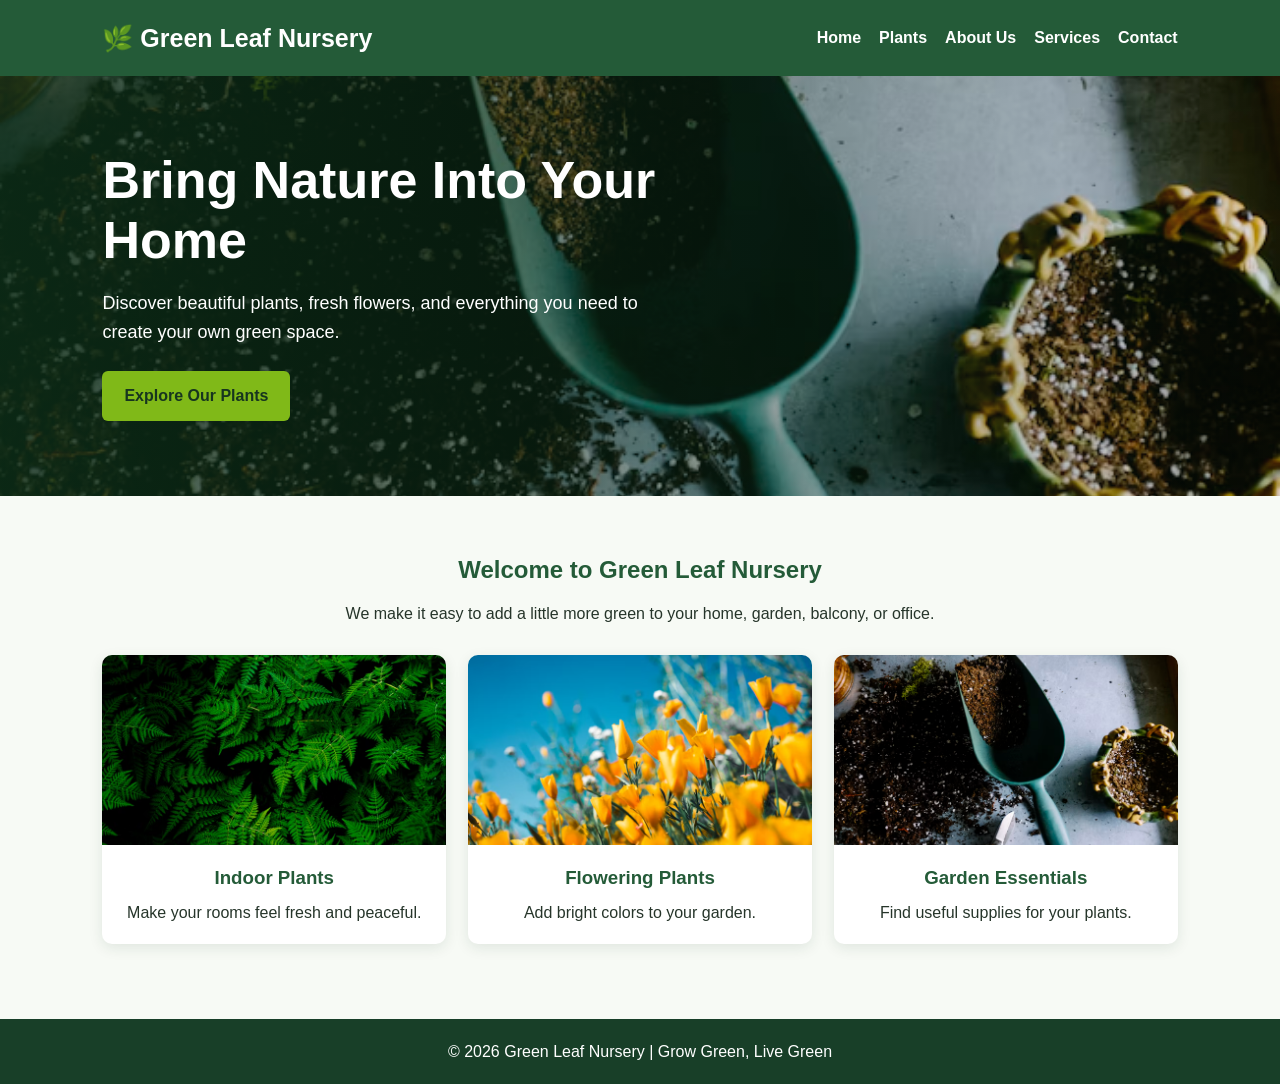
<file: index.html>
<!DOCTYPE html>
<html lang="en">

<head>
    <meta charset="UTF-8">
    <meta name="viewport" content="width=device-width, initial-scale=1.0">
    <title>Green Leaf Nursery | Home</title>
    <link rel="stylesheet" href="style.css">
</head>

<body>
    <header>
        <div class="logo">🌿 Green Leaf Nursery</div>
        <nav>
            <a href="index.html">Home</a>
            <a href="plants.html">Plants</a>
            <a href="about.html">About Us</a>
            <a href="services.html">Services</a>
            <a href="contact.html">Contact</a>
        </nav>
    </header>
    <main>
        <section class="hero">
            <div class="hero-content">
                <h1>Bring Nature Into Your Home</h1>
                <p>Discover beautiful plants, fresh flowers, and everything you need to create your own green space.</p>
                <a class="button" href="plants.html">Explore Our Plants</a>
            </div>
        </section>
        <section class="section">
            <h2>Welcome to Green Leaf Nursery</h2>
            <p class="section-intro">We make it easy to add a little more green to your home, garden, balcony, or
                office.</p>
            <div class="cards">
                <article class="card">
                    <img src="plant6.jpg"
                        alt="Green indoor plants">
                    <div class="card-content">
                        <h3>Indoor Plants</h3>
                        <p>Make your rooms feel fresh and peaceful.</p>
                    </div>
                </article>
                <article class="card">
                    <img src="plant5.jpg"
                        alt="Colorful flowers">
                    <div class="card-content">
                        <h3>Flowering Plants</h3>
                        <p>Add bright colors to your garden.</p>
                    </div>
                </article>
                <article class="card">
                    <img src="plant7.jpg"
                        alt="Gardening tools and plants">
                    <div class="card-content">
                        <h3>Garden Essentials</h3>
                        <p>Find useful supplies for your plants.</p>
                    </div>
                </article>
            </div>
        </section>
    </main>
    <footer>
        <p>© 2026 Green Leaf Nursery | Grow Green, Live Green</p>
    </footer>
</body>

</html>
</file>
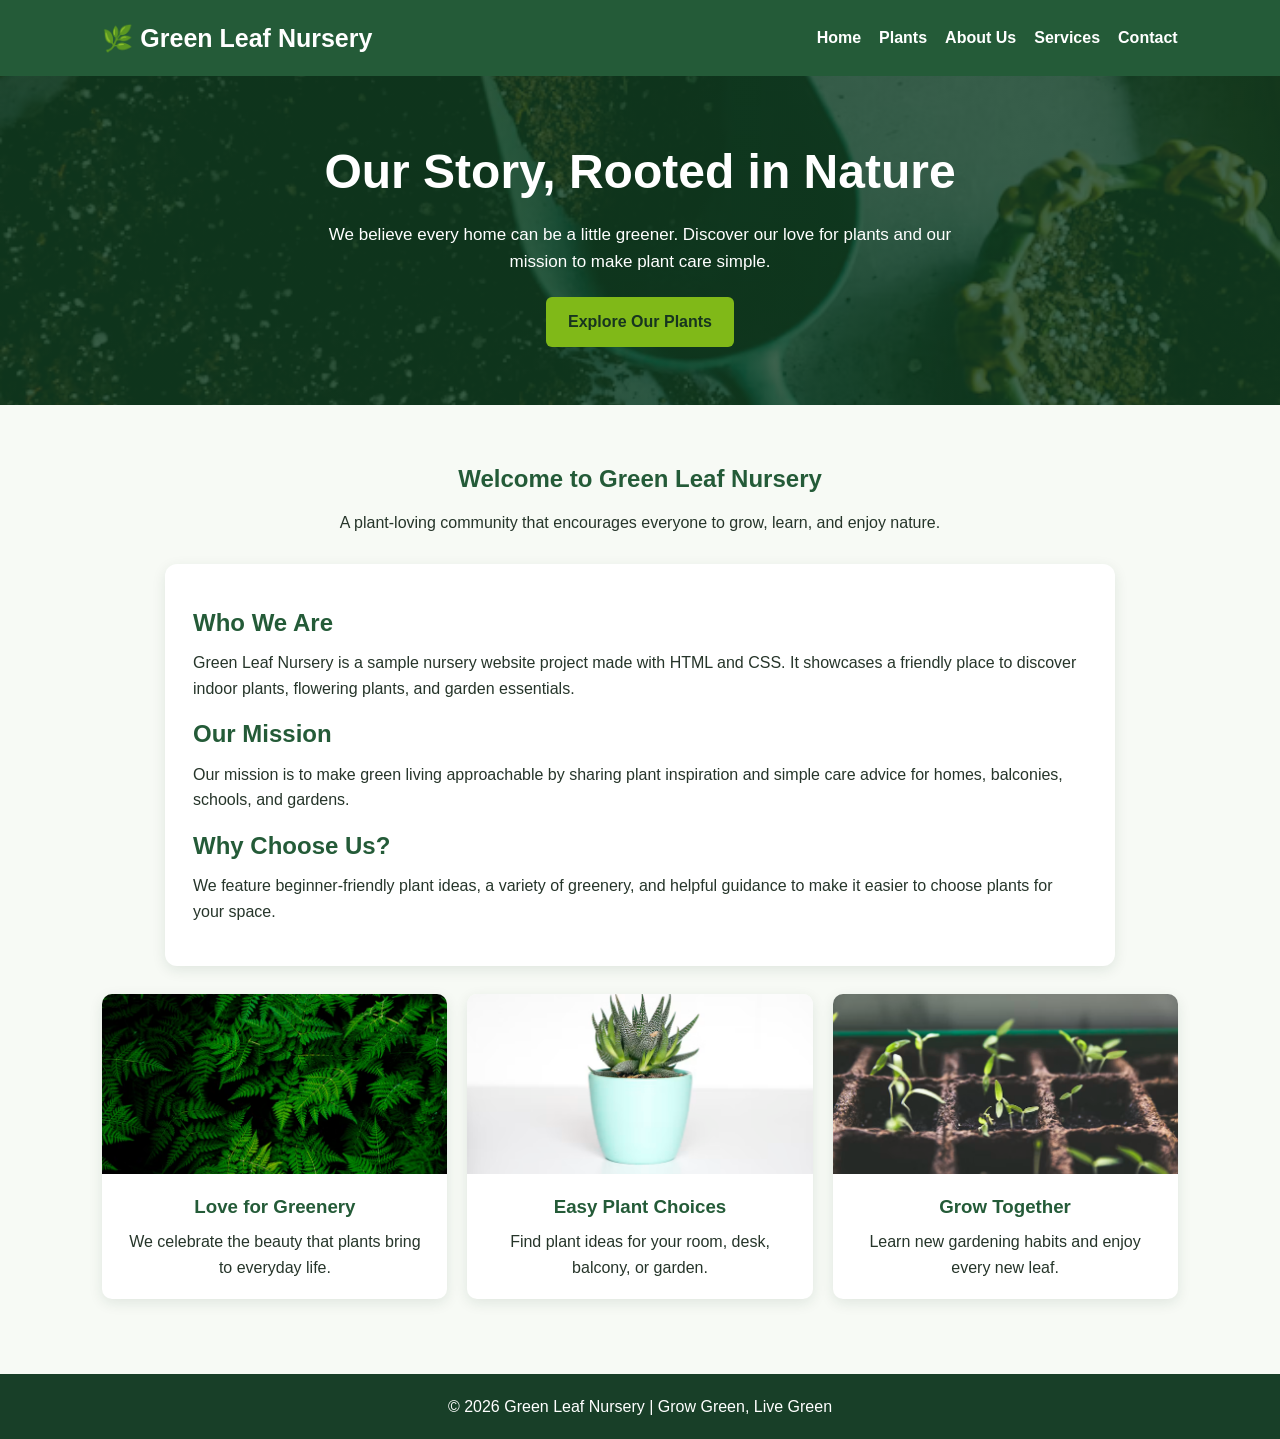
<file: about.html>
<!DOCTYPE html>
<html lang="en">

<head>
    <meta charset="UTF-8">
    <meta name="viewport" content="width=device-width, initial-scale=1.0">
    <title>Green Leaf Nursery | About Us</title>
    <link rel="stylesheet" href="style.css">
    <style>
        .page-hero {
            padding: 58px 8%;
            color: white;
            text-align: center;
            background: linear-gradient(rgba(18, 65, 35, .80), rgba(18, 65, 35, .80)), url("plant7.jpg") center/cover;
        }

        .page-hero h1 {
            color: white;
            font-size: clamp(34px, 5vw, 48px);
            margin-bottom: 10px;
        }

        .page-hero p {
            max-width: 680px;
            margin: 0 auto 22px;
            font-size: 17px;
        }

        .content-panel {
            max-width: 950px;
            margin: 28px auto 0;
            background: white;
            border-radius: 12px;
            padding: 28px;
            text-align: left;
            box-shadow: 0 4px 14px rgba(24, 60, 35, .1);
        }

        .content-panel h2 {
            color: #245b38;
            margin: 12px 0 8px;
        }

        .content-panel p {
            margin-bottom: 14px;
        }

        .about-grid {
            display: grid;
            grid-template-columns: repeat(auto-fit, minmax(220px, 1fr));
            gap: 20px;
            margin-top: 28px;
        }

        .about-card {
            background: white;
            border-radius: 10px;
            overflow: hidden;
            box-shadow: 0 4px 14px rgba(24, 60, 35, .1);
            transition: transform 0.3s;

        }

        .about-card:hover {
            transform: translateY(-6px);
        }

        .about-card img {
            width: 100%;
            height: 180px;
            object-fit: cover;
            display: block;
        }

        .about-card div {
            padding: 18px;
        }

        .about-card h3 {
            color: #245b38;
            margin-bottom: 7px;
        }
    </style>
</head>

<body>
    <header>
        <div class="logo">🌿 Green Leaf Nursery</div>
        <nav><a href="index.html">Home</a><a href="plants.html">Plants</a><a href="about.html">About Us</a><a
                href="services.html">Services</a><a href="contact.html">Contact</a></nav>
    </header>
    <main>
        <section class="page-hero">
            <h1>Our Story, Rooted in Nature</h1>
            <p>We believe every home can be a little greener. Discover our love for plants and our mission to make plant
                care simple.</p>
            <a class="button" href="plants.html">Explore Our Plants</a>
        </section>
        <section class="section">
            <h2>Welcome to Green Leaf Nursery</h2>
            <p class="section-intro">A plant-loving community that encourages everyone to grow, learn, and enjoy nature.
            </p>
            <div class="content-panel">
                <h2>Who We Are</h2>
                <p>Green Leaf Nursery is a sample nursery website project made with HTML and CSS. It showcases a
                    friendly place to discover indoor plants, flowering plants, and garden essentials.</p>
                <h2>Our Mission</h2>
                <p>Our mission is to make green living approachable by sharing plant inspiration and simple care advice
                    for homes, balconies, schools, and gardens.</p>
                <h2>Why Choose Us?</h2>
                <p>We feature beginner-friendly plant ideas, a variety of greenery, and helpful guidance to make it
                    easier to choose plants for your space.</p>
            </div>
            <div class="about-grid">
                <article class="about-card"><img
                        src="plant6.jpg"
                        alt="Healthy green leaves">
                    <div>
                        <h3>Love for Greenery</h3>
                        <p>We celebrate the beauty that plants bring to everyday life.</p>
                    </div>
                </article>
                <article class="about-card"><img
                        src="plant4.jpg"
                        alt="Potted decorative plant">
                    <div>
                        <h3>Easy Plant Choices</h3>
                        <p>Find plant ideas for your room, desk, balcony, or garden.</p>
                    </div>
                </article>
                <article class="about-card"><img
                        src="plant3.jpg"
                        alt="Young plants in a nursery">
                    <div>
                        <h3>Grow Together</h3>
                        <p>Learn new gardening habits and enjoy every new leaf.</p>
                    </div>
                </article>
            </div>
        </section>
    </main>
    <footer>
        <p>© 2026 Green Leaf Nursery | Grow Green, Live Green</p>
    </footer>
</body>

</html>
</file>
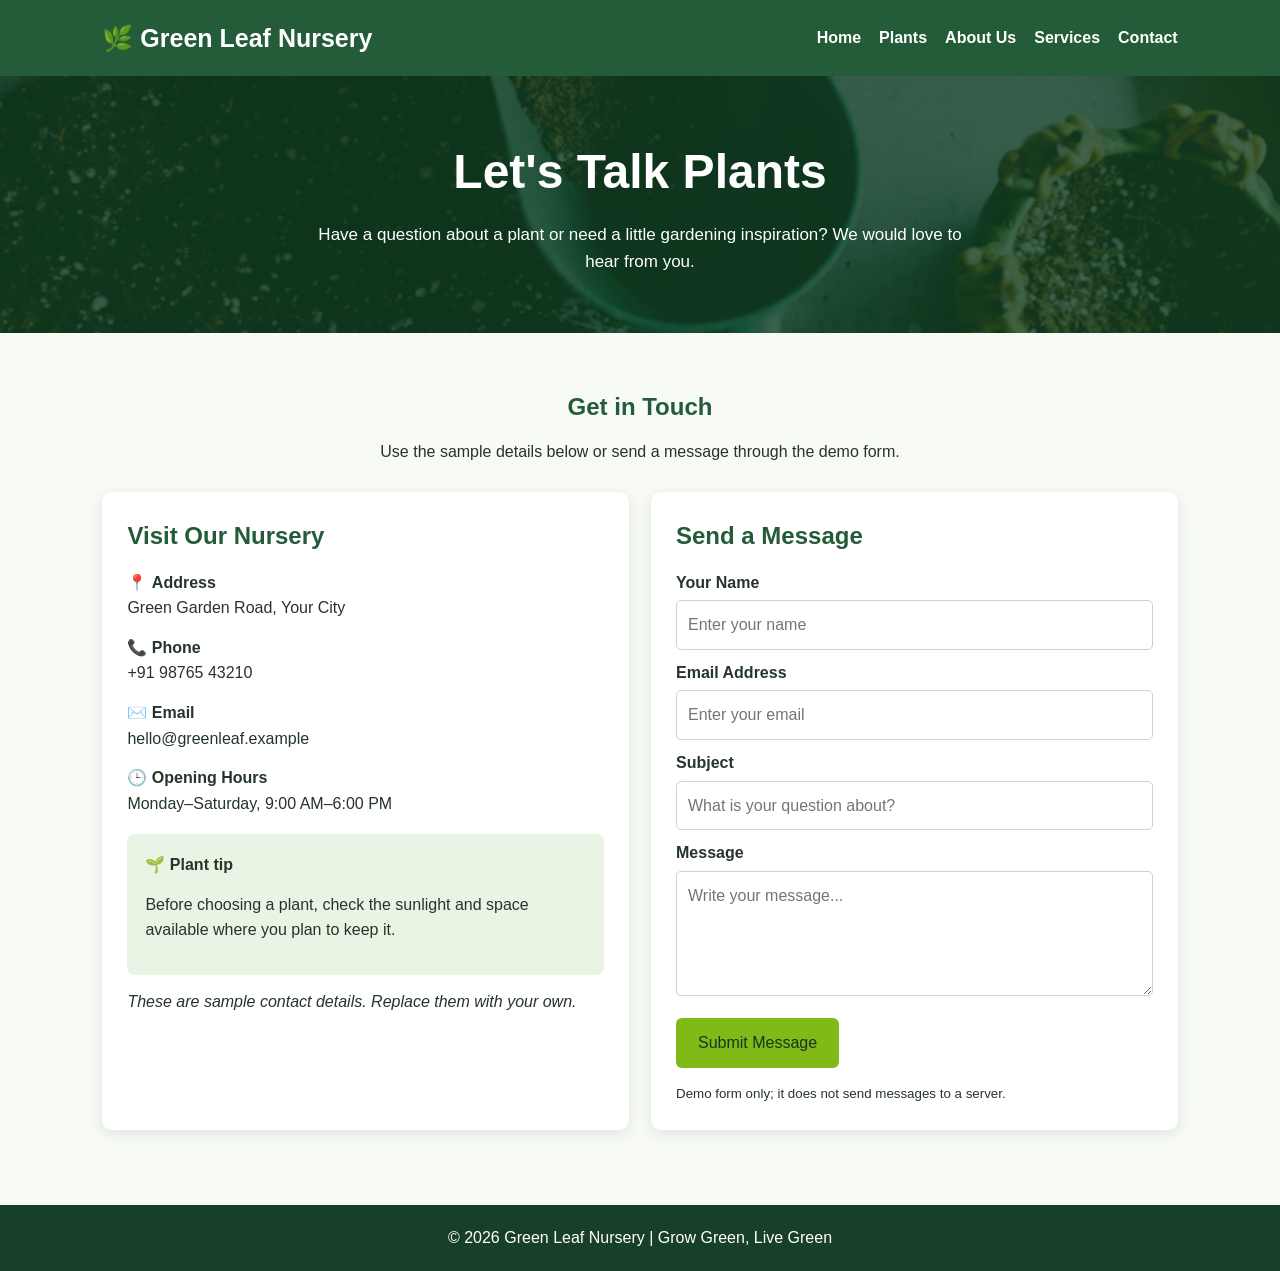
<file: contact.html>
<!DOCTYPE html>
<html lang="en">

<head>
    <meta charset="UTF-8">
    <meta name="viewport" content="width=device-width, initial-scale=1.0">
    <title>Green Leaf Nursery | Contact</title>
    <link rel="stylesheet" href="style.css">
    <style>
        .page-hero {
            padding: 58px 8%;
            color: white;
            text-align: center;
            background: linear-gradient(rgba(18, 65, 35, .80), rgba(18, 65, 35, .80)), url("plant7.jpg") center/cover;
        }

        .page-hero h1 {
            color: white;
            font-size: clamp(34px, 5vw, 48px);
            margin-bottom: 10px
        }

        .page-hero p {
            max-width: 680px;
            margin: 0 auto;
            font-size: 17px
        }

        .contact-layout {
            display: grid;
            grid-template-columns: repeat(auto-fit, minmax(260px, 1fr));
            gap: 22px;
            text-align: left;
            margin-top: 28px
        }

        .contact-card,
        .contact-form {
            background: white;
            padding: 25px;
            border-radius: 10px;
            box-shadow: 0 4px 14px rgba(24, 60, 35, .1)
        }

        .contact-card h2,
        .contact-form h2 {
            color: #245b38;
            margin-bottom: 14px
        }

        .contact-card p {
            margin: 14px 0
        }

        .contact-form label {
            display: block;
            margin: 10px 0 5px;
            font-weight: bold
        }

        .contact-form input,
        .contact-form textarea {
            width: 100%;
            padding: 11px;
            border: 1px solid #c9d6c7;
            border-radius: 5px;
            font: inherit
        }

        .contact-form textarea {
            min-height: 125px;
            resize: vertical
        }

        .contact-form button {
            border: none;
            cursor: pointer;
            font: inherit;
            margin-top: 15px
        }

        .contact-tip {
            background: #eaf4e5;
            padding: 18px;
            border-radius: 8px;
            margin-top: 18px
        }
    </style>
</head>

<body>
    <header>
        <div class="logo">🌿 Green Leaf Nursery</div>
        <nav><a href="index.html">Home</a><a href="plants.html">Plants</a><a href="about.html">About Us</a><a
                href="services.html">Services</a><a href="contact.html">Contact</a></nav>
    </header>
    <main>
        <section class="page-hero">
            <h1>Let's Talk Plants</h1>
            <p>Have a question about a plant or need a little gardening inspiration? We would love to hear from you.</p>
        </section>
        <section class="section">
            <h2>Get in Touch</h2>
            <p class="section-intro">Use the sample details below or send a message through the demo form.</p>
            <div class="contact-layout">
                <section class="contact-card">
                    <h2>Visit Our Nursery</h2>
                    <p>📍 <strong>Address</strong><br>Green Garden Road, Your City</p>
                    <p>📞 <strong>Phone</strong><br>+91 98765 43210</p>
                    <p>✉️ <strong>Email</strong><br>hello@greenleaf.example</p>
                    <p>🕒 <strong>Opening Hours</strong><br>Monday–Saturday, 9:00 AM–6:00 PM</p>
                    <div class="contact-tip"><strong>🌱 Plant tip</strong>
                        <p>Before choosing a plant, check the sunlight and space available where you plan to keep it.
                        </p>
                    </div>
                    <p><em>These are sample contact details. Replace them with your own.</em></p>
                </section>
                <form class="contact-form" action="#" method="get">
                    <h2>Send a Message</h2>
                    <label for="name">Your Name</label><input type="text" id="name" name="name"
                        placeholder="Enter your name" required>
                    <label for="email">Email Address</label><input type="email" id="email" name="email"
                        placeholder="Enter your email" required>
                    <label for="subject">Subject</label><input type="text" id="subject" name="subject"
                        placeholder="What is your question about?">
                    <label for="message">Message</label><textarea id="message" name="message"
                        placeholder="Write your message..." required></textarea>
                    <button class="button" type="submit">Submit Message</button>
                    <p style="margin-top:12px"><small>Demo form only; it does not send messages to a server.</small></p>
                </form>
            </div>
        </section>
    </main>
    <footer>
        <p>© 2026 Green Leaf Nursery | Grow Green, Live Green</p>
    </footer>
</body>

</html>
</file>
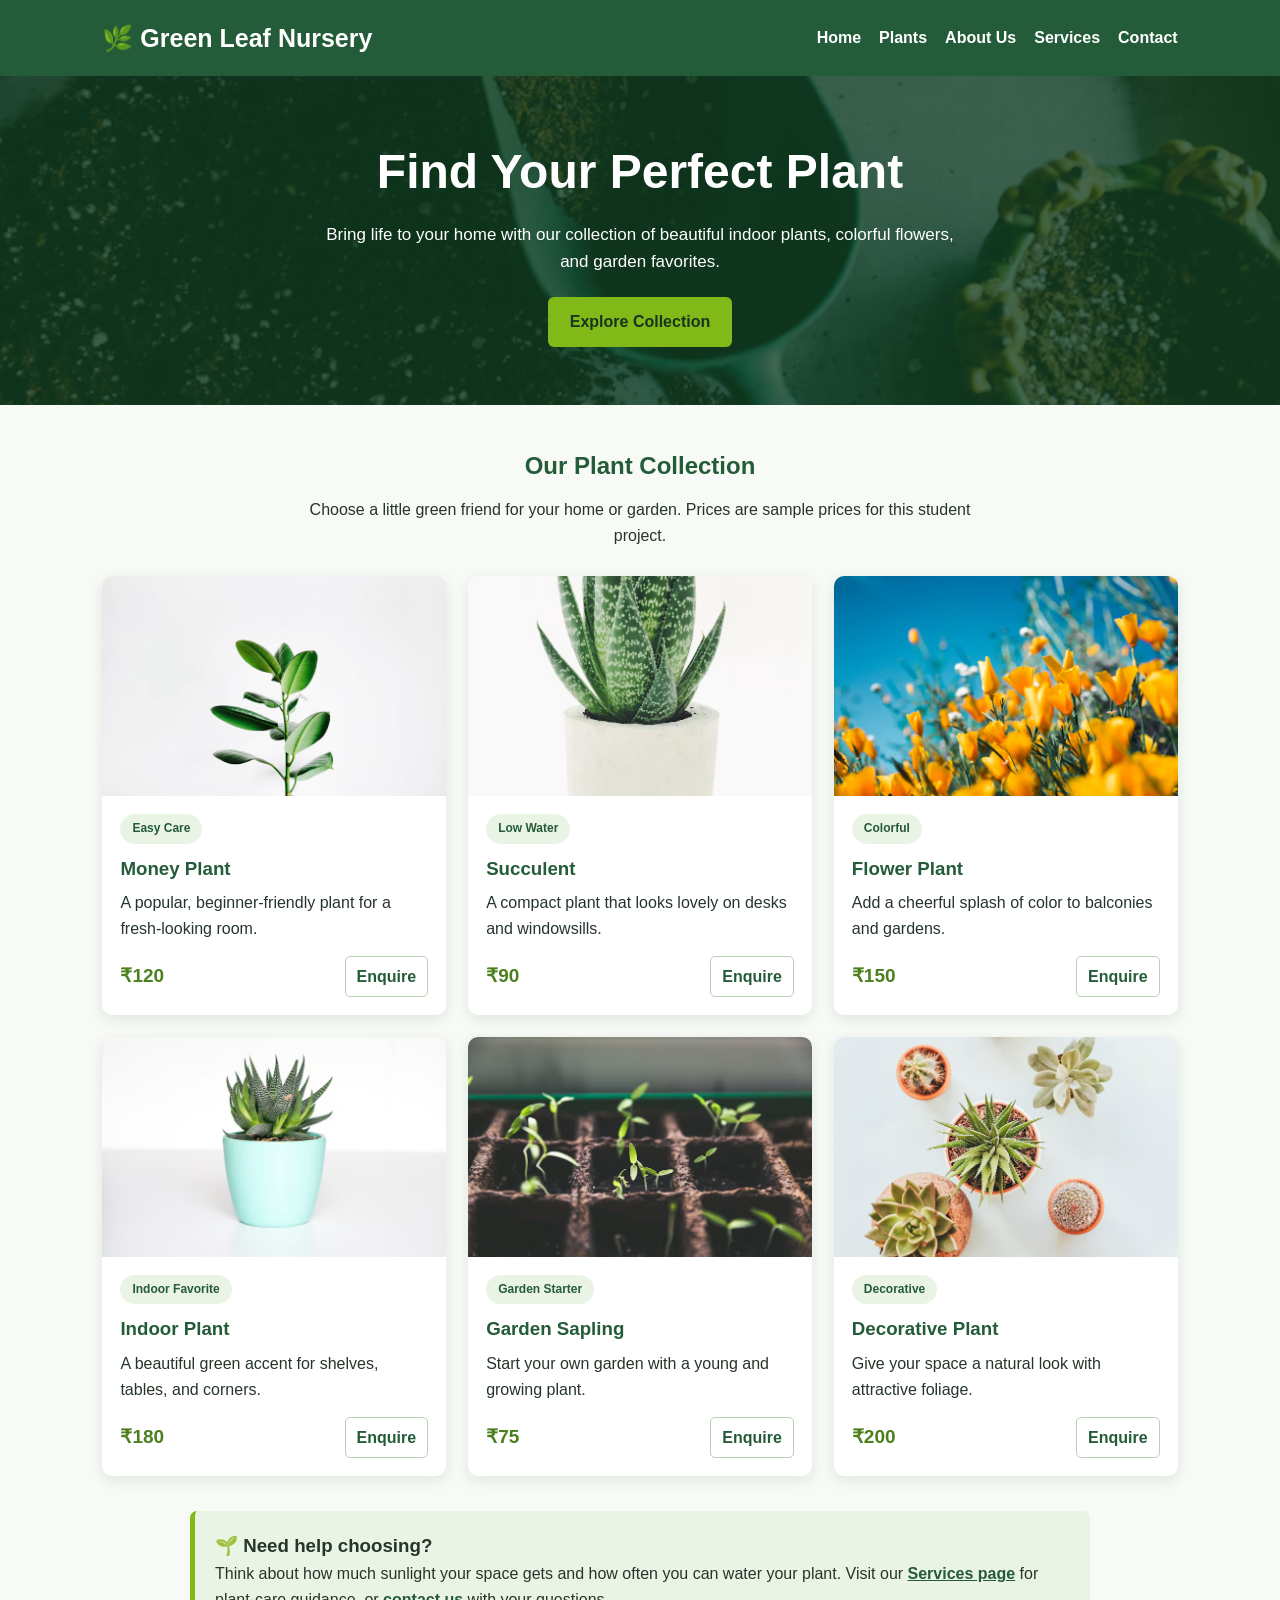
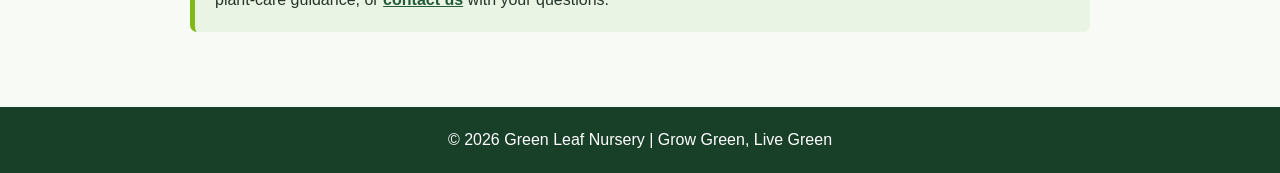
<file: plants.html>
<!DOCTYPE html>
<html lang="en">

<head>
    <meta charset="UTF-8">
    <meta name="viewport" content="width=device-width, initial-scale=1.0">
    <title>Green Leaf Nursery | Our Plants</title>
    <link rel="stylesheet" href="style.css">
    <style>
        .plants-hero {
            padding: 58px 8%;
            color: white;
            text-align: center;
            background:
                linear-gradient(rgba(18, 65, 35, .78), rgba(18, 65, 35, .78)),
                url("plant7.jpg") center/cover;
        }

        .plants-hero h1 {
            color: white;
            font-size: clamp(34px, 5vw, 48px);
            margin-bottom: 10px;
        }

        .plants-hero p {
            max-width: 650px;
            margin: 0 auto 22px;
            font-size: 17px;
        }

        .plant-label {
            display: inline-block;
            background: #eaf4e5;
            color: #245b38;
            border-radius: 20px;
            padding: 5px 12px;
            font-size: 12px;
            font-weight: bold;
            margin-bottom: 10px;
        }

        .plants-page {
            padding-top: 42px;
        }

        .plants-page .card {
            text-align: left;
        }

        .plants-page .card img {
            height: 220px;
            transition: transform .45s ease;
        }

        .plants-page .card:hover img {
            transform: scale(1.06);
        }

        .plant-photo {
            overflow: hidden;
        }

        .plant-meta {
            display: flex;
            align-items: center;
            justify-content: space-between;
            gap: 10px;
            margin-top: 14px;
        }

        .plant-meta .price {
            margin: 0;
            font-size: 19px;
        }

        .plant-meta a {
            text-decoration: none;
            color: #245b38;
            font-weight: bold;
            border: 1px solid #b9d2b5;
            padding: 7px 11px;
            border-radius: 5px;
            transition: background .3s, color .3s;
        }

        .plant-meta a:hover {
            background: #245b38;
            color: white;
        }

        .plant-note {
            max-width: 900px;
            margin: 35px auto 0;
            padding: 20px;
            background: #eaf4e5;
            border-left: 5px solid #80b918;
            border-radius: 7px;
            text-align: left;
        }

        @media (max-width: 600px) {
            .plants-hero {
                padding: 45px 7%;
            }

            .plants-page .card img {
                height: 190px;
            }
        }
    </style>
</head>

<body>
    <header>
        <div class="logo">🌿 Green Leaf Nursery</div>
        <nav>
            <a href="index.html">Home</a>
            <a href="plants.html">Plants</a>
            <a href="about.html">About Us</a>
            <a href="services.html">Services</a>
            <a href="contact.html">Contact</a>
        </nav>
    </header>

    <main>
        <section class="plants-hero">
            <h1>Find Your Perfect Plant</h1>
            <p>Bring life to your home with our collection of beautiful indoor plants, colorful flowers, and garden
                favorites.</p>
            <a class="button" href="#plant-collection">Explore Collection</a>
        </section>

        <section class="section plants-page" id="plant-collection">
            <h2>Our Plant Collection</h2>
            <p class="section-intro">Choose a little green friend for your home or garden. Prices are sample prices for
                this student project.</p>

            <div class="cards1">
                <article class="card">
                    <div class="plant-photo"><img
                            src="plant1.jpg"
                            alt="Green money plant in a pot"></div>
                    <div class="card-content">
                        <span class="plant-label">Easy Care</span>
                        <h3>Money Plant</h3>
                        <p>A popular, beginner-friendly plant for a fresh-looking room.</p>
                        <div class="plant-meta"><span class="price">₹120</span><a href="contact.html">Enquire</a></div>
                    </div>
                </article>

                <article class="card">
                    <div class="plant-photo"><img
                            src="plant8.jpg"
                            alt="Small succulent plant"></div>
                    <div class="card-content">
                        <span class="plant-label">Low Water</span>
                        <h3>Succulent</h3>
                        <p>A compact plant that looks lovely on desks and windowsills.</p>
                        <div class="plant-meta"><span class="price">₹90</span><a href="contact.html">Enquire</a></div>
                    </div>
                </article>

                <article class="card">
                    <div class="plant-photo"><img
                            src="plant5.jpg"
                            alt="Colorful flowering plants"></div>
                    <div class="card-content">
                        <span class="plant-label">Colorful</span>
                        <h3>Flower Plant</h3>
                        <p>Add a cheerful splash of color to balconies and gardens.</p>
                        <div class="plant-meta"><span class="price">₹150</span><a href="contact.html">Enquire</a></div>
                    </div>
                </article>

                <article class="card">
                    <div class="plant-photo"><img
                            src="plant4.jpg"
                            alt="Decorative indoor potted plant"></div>
                    <div class="card-content">
                        <span class="plant-label">Indoor Favorite</span>
                        <h3>Indoor Plant</h3>
                        <p>A beautiful green accent for shelves, tables, and corners.</p>
                        <div class="plant-meta"><span class="price">₹180</span><a href="contact.html">Enquire</a></div>
                    </div>
                </article>

                <article class="card">
                    <div class="plant-photo"><img
                            src="plant3.jpg"
                            alt="Young plants growing in a garden"></div>
                    <div class="card-content">
                        <span class="plant-label">Garden Starter</span>
                        <h3>Garden Sapling</h3>
                        <p>Start your own garden with a young and growing plant.</p>
                        <div class="plant-meta"><span class="price">₹75</span><a href="contact.html">Enquire</a></div>
                    </div>
                </article>

                <article class="card">
                    <div class="plant-photo"><img
                            src="plant2.jpg"
                            alt="Leafy decorative plant"></div>
                    <div class="card-content">
                        <span class="plant-label">Decorative</span>
                        <h3>Decorative Plant</h3>
                        <p>Give your space a natural look with attractive foliage.</p>
                        <div class="plant-meta"><span class="price">₹200</span><a href="contact.html">Enquire</a></div>
                    </div>
                </article>
            </div>

            <div class="plant-note">
                <h3>🌱 Need help choosing?</h3>
                <p>Think about how much sunlight your space gets and how often you can water your plant. Visit our <a
                        href="services.html" style="color:#245b38;font-weight:bold;">Services page</a> for plant-care
                    guidance, or <a href="contact.html" style="color:#245b38;font-weight:bold;">contact us</a> with your
                    questions.</p>
            </div>
        </section>
    </main>

    <footer>
        <p>© 2026 Green Leaf Nursery | Grow Green, Live Green</p>
    </footer>
</body>

</html>
</file>
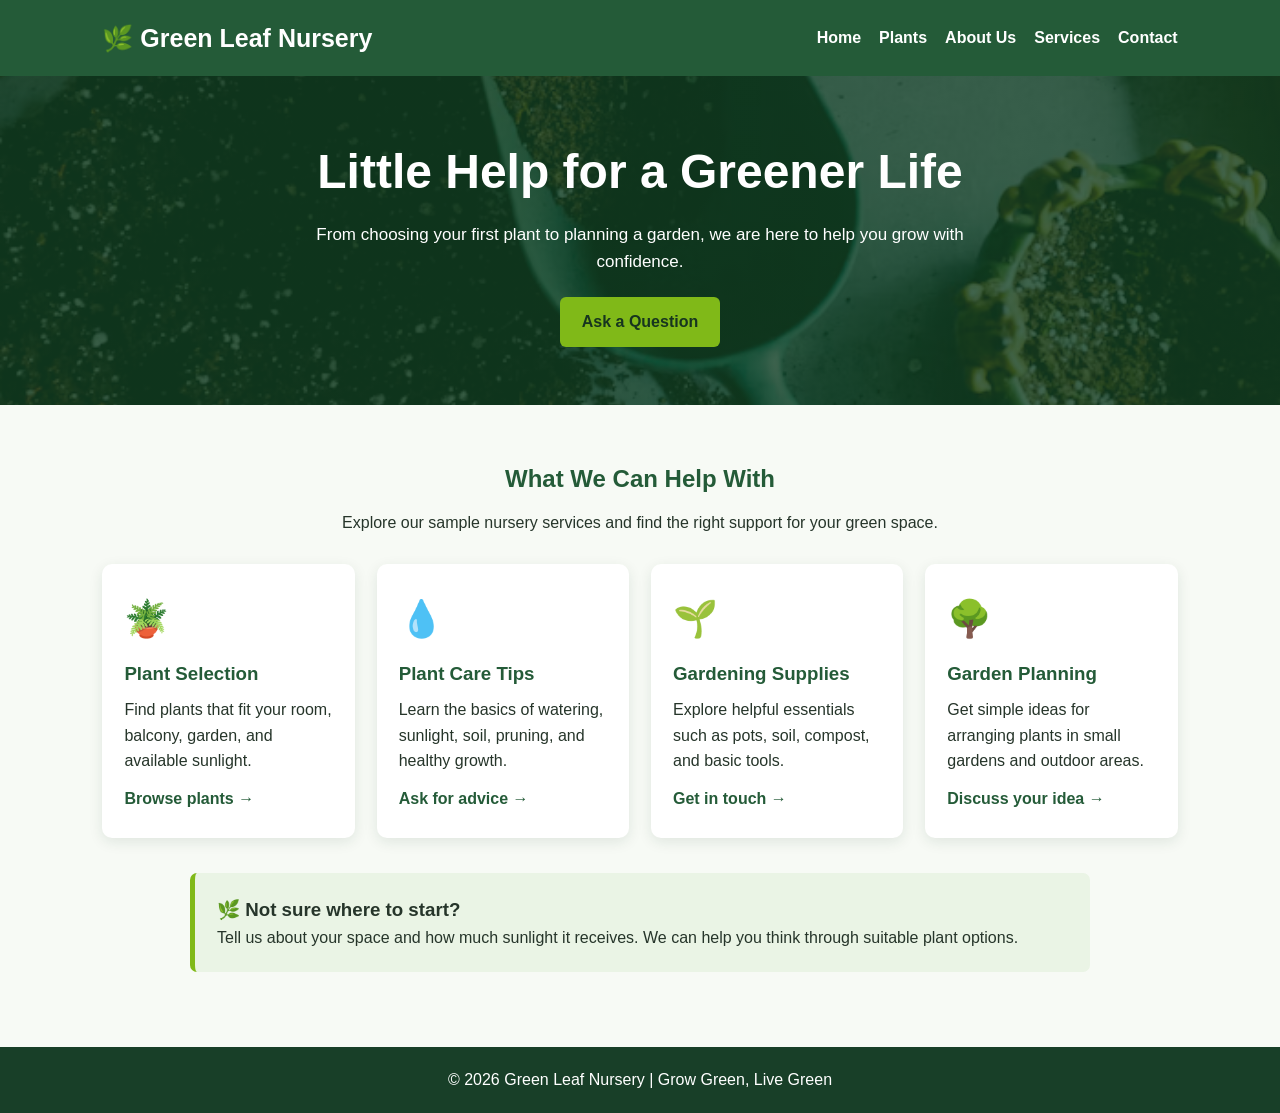
<file: services.html>
<!DOCTYPE html>
<html lang="en">

<head>
    <meta charset="UTF-8">
    <meta name="viewport" content="width=device-width, initial-scale=1.0">
    <title>Green Leaf Nursery | Services</title>
    <link rel="stylesheet" href="style.css">
    <style>
        .page-hero {
            padding: 58px 8%;
            color: white;
            text-align: center;
            background: linear-gradient(rgba(18, 65, 35, .80), rgba(18, 65, 35, .80)), url("plant7.jpg") center/cover
        }

        .page-hero h1 {
            color: white;
            font-size: clamp(34px, 5vw, 48px);
            margin-bottom: 10px
        }

        .page-hero p {
            max-width: 680px;
            margin: 0 auto 22px;
            font-size: 17px
        }

        .service-grid {
            display: grid;
            grid-template-columns: repeat(auto-fit, minmax(230px, 1fr));
            gap: 22px;
            margin-top: 28px
        }

        .service-card {
            background: white;
            padding: 26px 22px;
            border-radius: 10px;
            text-align: left;
            box-shadow: 0 4px 14px rgba(24, 60, 35, .1);
            transition: transform .3s, box-shadow .3s
        }

        .service-card:hover {
            transform: translateY(-7px);
            box-shadow: 0 10px 22px rgba(24, 60, 35, .18)
        }

        .service-icon {
            font-size: 36px;
            margin-bottom: 12px
        }

        .service-card h3 {
            color: #245b38;
            margin-bottom: 8px
        }

        .service-card p {
            margin-bottom: 12px
        }

        .service-card a {
            color: #245b38;
            font-weight: bold;
            text-decoration: none
        }

        .service-card a:hover {
            text-decoration: underline
        }

        .service-note {
            max-width: 900px;
            margin: 35px auto 0;
            padding: 22px;
            background: #eaf4e5;
            border-left: 5px solid #80b918;
            border-radius: 7px;
            text-align: left
        }
    </style>
</head>

<body>
    <header>
        <div class="logo">🌿 Green Leaf Nursery</div>
        <nav><a href="index.html">Home</a><a href="plants.html">Plants</a><a href="about.html">About Us</a><a
                href="services.html">Services</a><a href="contact.html">Contact</a></nav>
    </header>
    <main>
        <section class="page-hero">
            <h1>Little Help for a Greener Life</h1>
            <p>From choosing your first plant to planning a garden, we are here to help you grow with confidence.</p>
            <a class="button" href="contact.html">Ask a Question</a>
        </section>
        <section class="section">
            <h2>What We Can Help With</h2>
            <p class="section-intro">Explore our sample nursery services and find the right support for your green
                space.</p>
            <div class="service-grid">
                <article class="service-card">
                    <div class="service-icon">🪴</div>
                    <h3>Plant Selection</h3>
                    <p>Find plants that fit your room, balcony, garden, and available sunlight.</p><a
                        href="plants.html">Browse plants →</a>
                </article>
                <article class="service-card">
                    <div class="service-icon">💧</div>
                    <h3>Plant Care Tips</h3>
                    <p>Learn the basics of watering, sunlight, soil, pruning, and healthy growth.</p><a
                        href="contact.html">Ask for advice →</a>
                </article>
                <article class="service-card">
                    <div class="service-icon">🌱</div>
                    <h3>Gardening Supplies</h3>
                    <p>Explore helpful essentials such as pots, soil, compost, and basic tools.</p><a
                        href="contact.html">Get in touch →</a>
                </article>
                <article class="service-card">
                    <div class="service-icon">🌳</div>
                    <h3>Garden Planning</h3>
                    <p>Get simple ideas for arranging plants in small gardens and outdoor areas.</p><a
                        href="contact.html">Discuss your idea →</a>
                </article>
            </div>
            <div class="service-note">
                <h3>🌿 Not sure where to start?</h3>
                <p>Tell us about your space and how much sunlight it receives. We can help you think through suitable
                    plant options.</p>
            </div>
        </section>
    </main>
    <footer>
        <p>© 2026 Green Leaf Nursery | Grow Green, Live Green</p>
    </footer>
</body>

</html>
</file>
<file: style.css>
* {
    margin: 0;
    padding: 0;
    box-sizing: border-box;
}

body {
    font-family: Arial, sans-serif;
    line-height: 1.6;
    color: #26352a;
    background: #f7faf5;
}

header {
    background: #245b38;
    color: white;
    padding: 18px 8%;
    display: flex;
    justify-content: space-between;
    align-items: center;
    flex-wrap: wrap;
    gap: 12px;
}

.logo {
    font-size: 25px;
    font-weight: bold;
}

nav {
    display: flex;
    flex-wrap: wrap;
    gap: 18px;
}

nav a {
    color: white;
    text-decoration: none;
    font-weight: bold;
    transition: color 0.3s ease;
}

nav a:hover {
    color: #c7f08a;
}

.hero {
    min-height: 420px;
    padding: 70px 8%;
    display: flex;
    align-items: center;
    background:
        linear-gradient(90deg, rgba(13, 48, 25, 0.82), rgba(13, 48, 25, 0.12)),
        url("plant7.jpg") center/cover;
    color: white;
}

.hero-content {
    max-width: 560px;
}

.hero h1 {
    font-size: clamp(34px, 5vw, 52px);
    line-height: 1.15;
    margin-bottom: 18px;
}

.hero p {
    font-size: 18px;
    margin-bottom: 25px;
}

.button {
    display: inline-block;
    padding: 12px 22px;
    background: #80b918;
    color: #17351f;
    text-decoration: none;
    border-radius: 6px;
    font-weight: bold;
    transition: transform 0.3s ease, background 0.3s ease;
}

.button:hover {
    background: #a4d65e;
    transform: translateY(-4px);
}

.section {
    padding: 55px 8%;
    text-align: center;
}

.section h1, .section h2 {
    color: #245b38;
    margin-bottom: 12px;
}

.section-intro {
    max-width: 700px;
    margin: 0 auto 28px;
}

.cards {
    display: grid;
    grid-template-columns: repeat(auto-fit, minmax(220px, 1fr));
    gap: 22px;
    margin-top: 28px;
}
.cards1{
    display: grid;
    grid-template-columns: 1fr 1fr 1fr ;
    gap: 22px;
    margin-top: 28px;
}
.card {
    background: white;
    border-radius: 10px;
    overflow: hidden;
    box-shadow: 0 4px 14px rgba(24, 60, 35, 0.1);
    transition: transform 0.3s ease, box-shadow 0.3s ease;
}

.card:hover {
    transform: translateY(-7px);
    box-shadow: 0 10px 22px rgba(24, 60, 35, 0.18);
}

.card img {
    width: 100%;
    height: 190px;
    object-fit: cover;
    display: block;
}

.card-content {
    padding: 18px;
}

.card h3 {
    color: #245b38;
    margin-bottom: 7px;
}

.price {
    color: #4c801f;
    font-weight: bold;
    margin-top: 8px;
}

.info-box {
    max-width: 850px;
    margin: 20px auto 0;
    padding: 28px;
    background: #eaf4e5;
    border-radius: 10px;
    text-align: left;
}

.info-box p, .info-box li {
    margin-bottom: 10px;
}

.service-card {
    padding: 25px;
    background: white;
    border-radius: 10px;
    box-shadow: 0 4px 14px rgba(24, 60, 35, 0.1);
    transition: transform 0.3s ease;
}

.service-card:hover {
    transform: scale(1.03);
}

.service-icon {
    font-size: 35px;
    margin-bottom: 10px;
}

.contact-layout {
    display: grid;
    grid-template-columns: repeat(auto-fit, minmax(250px, 1fr));
    gap: 25px;
    text-align: left;
    margin-top: 25px;
}

.contact-details, .contact-form {
    background: white;
    padding: 25px;
    border-radius: 10px;
    box-shadow: 0 4px 14px rgba(24, 60, 35, 0.1);
}

.contact-details p {
    margin: 12px 0;
}

.contact-form label {
    display: block;
    margin: 10px 0 5px;
    font-weight: bold;
}

.contact-form input, .contact-form textarea {
    width: 100%;
    padding: 11px;
    border: 1px solid #c9d6c7;
    border-radius: 5px;
    font: inherit;
}

.contact-form textarea {
    min-height: 120px;
    resize: vertical;
}

.contact-form button {
    border: none;
    cursor: pointer;
    margin-top: 15px;
    font: inherit;
}

footer {
    background: #183f28;
    color: white;
    text-align: center;
    padding: 20px;
    margin-top: 20px;
}

@media (max-width: 600px) {
    header {
        justify-content: center;
        text-align: center;
    }

    nav {
        justify-content: center;
        gap: 12px;
    }

    .hero {
        padding: 55px 7%;
    }

    .section {
        padding: 40px 7%;
    }
}
</file>
